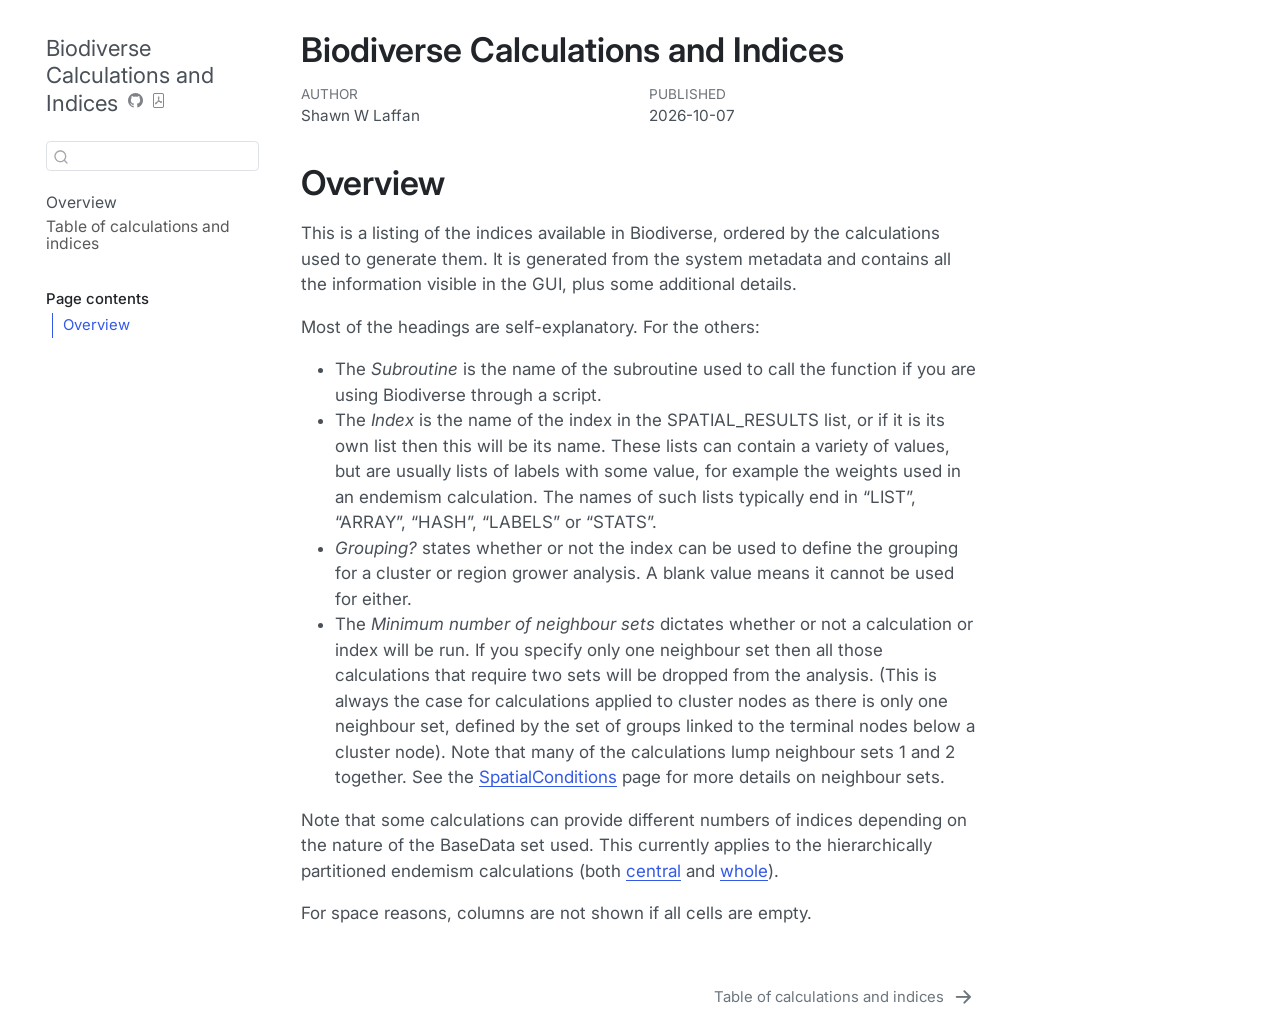
<file: index.html>
<!DOCTYPE html>
<html xmlns="http://www.w3.org/1999/xhtml" lang="en" xml:lang="en"><head>

<meta charset="utf-8">
<meta name="generator" content="quarto-1.10.19">

<meta name="viewport" content="width=device-width, initial-scale=1.0, user-scalable=yes">

<meta name="author" content="Shawn W Laffan">
<meta name="dcterms.date" content="2026-10-07">

<title>Biodiverse Calculations and Indices</title>
<style>
/* Default styles provided by pandoc.
** See https://pandoc.org/MANUAL.html#variables-for-html for config info.
*/
span.smallcaps{font-variant: small-caps;}
div.columns{display: flex; gap: 1.5em;}
div.column{flex: auto;}
@media screen {
div.columns{gap: min(4vw, 1.5em);}
div.column{overflow-x: auto;}
}
div.hanging-indent{margin-left: 1.5em; text-indent: -1.5em;}
ul.task-list{list-style: none;}
ul.task-list li input[type="checkbox"] {
  width: 0.8em;
  margin: 0 0.8em 0.2em -1em; /* quarto-specific, see https://github.com/quarto-dev/quarto-cli/issues/4556 */ 
  vertical-align: middle;
}
</style>


<script src="site_libs/quarto-nav/quarto-nav.js"></script>
<script src="site_libs/quarto-nav/headroom.min.js"></script>
<script src="site_libs/clipboard/clipboard.min.js"></script>
<script src="site_libs/quarto-search/autocomplete.umd.js"></script>
<script src="site_libs/quarto-search/fuse.min.js"></script>
<script src="site_libs/quarto-search/quarto-search.js"></script>
<meta name="quarto:offset" content="./">
<link href="./indices.html" rel="next">
<script src="site_libs/quarto-html/quarto.js" type="module"></script>
<script src="site_libs/quarto-html/tabsets/tabsets.js" type="module"></script>
<script src="site_libs/quarto-html/popper.min.js"></script>
<script src="site_libs/quarto-html/tippy.umd.min.js"></script>
<script src="site_libs/quarto-html/anchor.min.js"></script>
<link href="site_libs/quarto-html/tippy.css" rel="stylesheet">
<link href="site_libs/quarto-html/quarto-syntax-highlighting-bf27225e3a48a9273f3daa8f8e829971.css" rel="stylesheet" id="quarto-text-highlighting-styles">
<script src="site_libs/bootstrap/bootstrap.min.js"></script>
<link href="site_libs/bootstrap/bootstrap-icons.css" rel="stylesheet">
<link href="site_libs/bootstrap/bootstrap-a2bd9de4ef5fb761a4bc875b37f99336.min.css" rel="stylesheet" append-hash="true" id="quarto-bootstrap" data-mode="light">
<script id="quarto-search-options" type="application/json">{
  "location": "sidebar",
  "copy-button": false,
  "collapse-after": 3,
  "panel-placement": "start",
  "type": "textbox",
  "limit": 50,
  "keyboard-shortcut": [
    "f",
    "/",
    "s"
  ],
  "show-item-context": false,
  "language": {
    "search-no-results-text": "No results",
    "search-matching-documents-text": "matching documents",
    "search-copy-link-title": "Copy link to search",
    "search-hide-matches-text": "Hide additional matches",
    "search-more-match-text": "more match in this document",
    "search-more-matches-text": "more matches in this document",
    "search-clear-button-title": "Clear",
    "search-text-placeholder": "",
    "search-detached-cancel-button-title": "Cancel",
    "search-submit-button-title": "Submit",
    "search-label": "Search"
  }
}</script>


</head>

<body class="nav-sidebar floating quarto-light">

<div id="quarto-search-results"></div>
  <header id="quarto-header" class="headroom fixed-top">
  <nav class="quarto-secondary-nav">
    <div class="container-fluid d-flex">
      <button type="button" class="quarto-btn-toggle btn" data-bs-toggle="collapse" role="button" data-bs-target=".quarto-sidebar-collapse-item" aria-controls="quarto-sidebar" aria-expanded="false" aria-label="Toggle sidebar navigation" onclick="if (window.quartoToggleHeadroom) { window.quartoToggleHeadroom(); }">
        <i class="bi bi-layout-text-sidebar-reverse"></i>
      </button>
        <nav class="quarto-page-breadcrumbs" aria-label="breadcrumb"><ol class="breadcrumb"><li class="breadcrumb-item"><a href="./index.html"><span class="chapter-title">Overview</span></a></li></ol></nav>
        <a class="flex-grow-1" role="navigation" data-bs-toggle="collapse" data-bs-target=".quarto-sidebar-collapse-item" aria-controls="quarto-sidebar" aria-expanded="false" aria-label="Toggle sidebar navigation" onclick="if (window.quartoToggleHeadroom) { window.quartoToggleHeadroom(); }">      
        </a>
      <button type="button" class="btn quarto-search-button" aria-label="Search" onclick="window.quartoOpenSearch();">
        <i class="bi bi-search"></i>
      </button>
    </div>
  </nav>
</header>
<!-- content -->
<div id="quarto-content" class="quarto-container page-columns page-rows-contents page-layout-article">
<!-- sidebar -->
  <nav id="quarto-sidebar" class="sidebar collapse collapse-horizontal quarto-sidebar-collapse-item sidebar-navigation floating overflow-auto">
    <div class="pt-lg-2 mt-2 text-left sidebar-header">
    <div class="sidebar-title mb-0 py-0">
      <a href="./">Biodiverse Calculations and Indices</a> 
        <div class="sidebar-tools-main">
    <a href="https://github.com/biogeospatial/biodiverse-indices" title="Source Code" class="quarto-navigation-tool px-1" aria-label="Source Code"><i class="bi bi-github"></i></a>
    <a href="./Biodiverse-Calculations-and-Indices.pdf" title="Download PDF" class="quarto-navigation-tool px-1" aria-label="Download PDF"><i class="bi bi-file-pdf"></i></a>
</div>
    </div>
      </div>
        <div class="mt-2 flex-shrink-0 align-items-center">
        <div class="sidebar-search">
        <div id="quarto-search" class="" title="Search"></div>
        </div>
        </div>
    <div class="sidebar-menu-container"> 
    <ul class="list-unstyled mt-1">
        <li class="sidebar-item">
  <div class="sidebar-item-container"> 
  <a href="./index.html" class="sidebar-item-text sidebar-link active"><span class="chapter-title">Overview</span></a>
  </div>
</li>
        <li class="sidebar-item">
  <div class="sidebar-item-container"> 
  <a href="./indices.html" class="sidebar-item-text sidebar-link"><span class="chapter-title">Table of calculations and indices</span></a>
  </div>
</li>
    </ul>
    </div>
    <nav id="TOC" role="doc-toc" class="toc-active" data-toc-expanded="99">
    <h2 id="toc-title">Page contents</h2>
   
  <ul>
  <li><a href="#overview" id="toc-overview" class="nav-link active" data-scroll-target="#overview">Overview</a></li>
  </ul>
</nav>
</nav>
<div id="quarto-sidebar-glass" class="quarto-sidebar-collapse-item" data-bs-toggle="collapse" data-bs-target=".quarto-sidebar-collapse-item"></div>
<!-- margin-sidebar -->
    <div id="quarto-margin-sidebar" class="sidebar margin-sidebar zindex-bottom">
    </div>
<!-- main -->
<main class="content" id="quarto-document-content">

<header id="title-block-header" class="quarto-title-block default">
<div class="quarto-title">
<h1 class="title">Biodiverse Calculations and Indices</h1>
</div>



<div class="quarto-title-meta">

    <div>
    <div class="quarto-title-meta-heading">Author</div>
    <div class="quarto-title-meta-contents">
             <p>Shawn W Laffan </p>
          </div>
  </div>
    
    <div>
    <div class="quarto-title-meta-heading">Published</div>
    <div class="quarto-title-meta-contents">
      <p class="date">2026-10-07</p>
    </div>
  </div>
  
    
  </div>
  


</header>


<section id="overview" class="level1">
<h1>Overview</h1>
<p>This is a listing of the indices available in Biodiverse, ordered by the calculations used to generate them. It is generated from the system metadata and contains all the information visible in the GUI, plus some additional details.</p>
<p>Most of the headings are self-explanatory. For the others:</p>
<ul>
<li>The <em>Subroutine</em> is the name of the subroutine used to call the function if you are using Biodiverse through a script.</li>
<li>The <em>Index</em> is the name of the index in the SPATIAL_RESULTS list, or if it is its own list then this will be its name. These lists can contain a variety of values, but are usually lists of labels with some value, for example the weights used in an endemism calculation. The names of such lists typically end in “LIST”, “ARRAY”, “HASH”, “LABELS” or “STATS”.</li>
<li><em>Grouping?</em> states whether or not the index can be used to define the grouping for a cluster or region grower analysis. A blank value means it cannot be used for either.</li>
<li>The <em>Minimum number of neighbour sets</em> dictates whether or not a calculation or index will be run. If you specify only one neighbour set then all those calculations that require two sets will be dropped from the analysis. (This is always the case for calculations applied to cluster nodes as there is only one neighbour set, defined by the set of groups linked to the terminal nodes below a cluster node). Note that many of the calculations lump neighbour sets 1 and 2 together. See the <a href="https://biogeospatial.github.io/biodiverse-spatial-conditions/">SpatialConditions</a> page for more details on neighbour sets.</li>
</ul>
<p>Note that some calculations can provide different numbers of indices depending on the nature of the BaseData set used. This currently applies to the hierarchically partitioned endemism calculations (both <a href="indices.html#endemism-central-hierarchical-partition">central</a> and <a href="indices.html#endemism-whole-hierarchical-partition">whole</a>).</p>
<p>For space reasons, columns are not shown if all cells are empty.</p>


</section>

</main> <!-- /main -->
<script id="quarto-html-after-body" type="application/javascript">
  window.document.addEventListener("DOMContentLoaded", function (event) {
    const icon = "";
    const anchorJS = new window.AnchorJS();
    anchorJS.options = {
      placement: 'right',
      icon: icon
    };
    anchorJS.add('.anchored');
    const isCodeAnnotation = (el) => {
      for (const clz of el.classList) {
        if (clz.startsWith('code-annotation-')) {                     
          return true;
        }
      }
      return false;
    }
    const onCopySuccess = function(e) {
      // button target
      const button = e.trigger;
      // don't keep focus
      button.blur();
      // flash "checked"
      button.classList.add('code-copy-button-checked');
      var currentTitle = button.getAttribute("title");
      button.setAttribute("title", "Copied!");
      let tooltip;
      if (window.bootstrap) {
        button.setAttribute("data-bs-toggle", "tooltip");
        button.setAttribute("data-bs-placement", "left");
        button.setAttribute("data-bs-title", "Copied!");
        tooltip = new bootstrap.Tooltip(button, 
          { trigger: "manual", 
            customClass: "code-copy-button-tooltip",
            offset: [0, -8]});
        tooltip.show();    
      }
      setTimeout(function() {
        if (tooltip) {
          tooltip.hide();
          button.removeAttribute("data-bs-title");
          button.removeAttribute("data-bs-toggle");
          button.removeAttribute("data-bs-placement");
        }
        button.setAttribute("title", currentTitle);
        button.classList.remove('code-copy-button-checked');
      }, 1000);
      // clear code selection
      e.clearSelection();
    }
    const getTextToCopy = function(trigger) {
      const outerScaffold = trigger.parentElement.cloneNode(true);
      const codeEl = outerScaffold.querySelector('code');
      for (const childEl of codeEl.children) {
        if (isCodeAnnotation(childEl)) {
          childEl.remove();
        }
      }
      return codeEl.innerText;
    }
    const clipboard = new window.ClipboardJS('.code-copy-button:not([data-in-quarto-modal])', {
      text: getTextToCopy
    });
    clipboard.on('success', onCopySuccess);
    if (window.document.getElementById('quarto-embedded-source-code-modal')) {
      const clipboardModal = new window.ClipboardJS('.code-copy-button[data-in-quarto-modal]', {
        text: getTextToCopy,
        container: window.document.getElementById('quarto-embedded-source-code-modal')
      });
      clipboardModal.on('success', onCopySuccess);
    }
      var localhostRegex = new RegExp(/^(?:http|https):\/\/localhost\:?[0-9]*\//);
      var mailtoRegex = new RegExp(/^mailto:/);
        var filterRegex = new RegExp('/' + window.location.host + '/');
      var isInternal = (href) => {
          return filterRegex.test(href) || localhostRegex.test(href) || mailtoRegex.test(href);
      }
      // Inspect non-navigation links and adorn them if external
     var links = window.document.querySelectorAll('a[href]:not(.nav-link):not(.navbar-brand):not(.toc-action):not(.sidebar-link):not(.sidebar-item-toggle):not(.pagination-link):not(.no-external):not([aria-hidden]):not(.dropdown-item):not(.quarto-navigation-tool):not(.about-link)');
      for (var i=0; i<links.length; i++) {
        const link = links[i];
        if (!isInternal(link.href)) {
          // undo the damage that might have been done by quarto-nav.js in the case of
          // links that we want to consider external
          if (link.dataset.originalHref !== undefined) {
            link.href = link.dataset.originalHref;
          }
            // target, if specified
            link.setAttribute("target", "_blank");
            if (link.getAttribute("rel") === null) {
              link.setAttribute("rel", "noopener");
            }
        }
      }
    function tippyHover(el, contentFn, onTriggerFn, onUntriggerFn) {
      const config = {
        allowHTML: true,
        maxWidth: 500,
        delay: 100,
        arrow: false,
        appendTo: function(el) {
            return el.parentElement;
        },
        interactive: true,
        interactiveBorder: 10,
        theme: 'quarto',
        placement: 'bottom-start',
      };
      if (contentFn) {
        config.content = contentFn;
      }
      if (onTriggerFn) {
        config.onTrigger = onTriggerFn;
      }
      if (onUntriggerFn) {
        config.onUntrigger = onUntriggerFn;
      }
      window.tippy(el, config); 
    }
    const noterefs = window.document.querySelectorAll('a[role="doc-noteref"]');
    for (var i=0; i<noterefs.length; i++) {
      const ref = noterefs[i];
      tippyHover(ref, function() {
        // use id or data attribute instead here
        let href = ref.getAttribute('data-footnote-href') || ref.getAttribute('href');
        try { href = new URL(href).hash; } catch {}
        const id = href.replace(/^#\/?/, "");
        const note = window.document.getElementById(id);
        if (note) {
          return note.innerHTML;
        } else {
          return "";
        }
      });
    }
    const xrefs = window.document.querySelectorAll('a.quarto-xref');
    const processXRef = (id, note) => {
      // Strip column container classes
      const stripColumnClz = (el) => {
        el.classList.remove("page-full", "page-columns");
        if (el.children) {
          for (const child of el.children) {
            stripColumnClz(child);
          }
        }
      }
      stripColumnClz(note)
      if (id === null || id.startsWith('sec-')) {
        // Special case sections, only their first couple elements
        const container = document.createElement("div");
        if (note.children && note.children.length > 2) {
          container.appendChild(note.children[0].cloneNode(true));
          for (let i = 1; i < note.children.length; i++) {
            const child = note.children[i];
            if (child.tagName === "P" && child.innerText === "") {
              continue;
            } else {
              container.appendChild(child.cloneNode(true));
              break;
            }
          }
          if (window.Quarto?.typesetMath) {
            window.Quarto.typesetMath(container);
          }
          return container.innerHTML
        } else {
          if (window.Quarto?.typesetMath) {
            window.Quarto.typesetMath(note);
          }
          return note.innerHTML;
        }
      } else {
        // Remove any anchor links if they are present
        const anchorLink = note.querySelector('a.anchorjs-link');
        if (anchorLink) {
          anchorLink.remove();
        }
        if (window.Quarto?.typesetMath) {
          window.Quarto.typesetMath(note);
        }
        if (note.classList.contains("callout")) {
          return note.outerHTML;
        } else {
          return note.innerHTML;
        }
      }
    }
    for (var i=0; i<xrefs.length; i++) {
      const xref = xrefs[i];
      tippyHover(xref, undefined, function(instance) {
        instance.disable();
        let url = xref.getAttribute('href');
        let hash = undefined; 
        if (url.startsWith('#')) {
          hash = url;
        } else {
          try { hash = new URL(url).hash; } catch {}
        }
        if (hash) {
          const id = hash.replace(/^#\/?/, "");
          const note = window.document.getElementById(id);
          if (note !== null) {
            try {
              const html = processXRef(id, note.cloneNode(true));
              instance.setContent(html);
            } finally {
              instance.enable();
              instance.show();
            }
          } else {
            // See if we can fetch this
            fetch(url.split('#')[0])
            .then(res => res.text())
            .then(html => {
              const parser = new DOMParser();
              const htmlDoc = parser.parseFromString(html, "text/html");
              const note = htmlDoc.getElementById(id);
              if (note !== null) {
                const html = processXRef(id, note);
                instance.setContent(html);
              } 
            }).finally(() => {
              instance.enable();
              instance.show();
            });
          }
        } else {
          // See if we can fetch a full url (with no hash to target)
          // This is a special case and we should probably do some content thinning / targeting
          fetch(url)
          .then(res => res.text())
          .then(html => {
            const parser = new DOMParser();
            const htmlDoc = parser.parseFromString(html, "text/html");
            const note = htmlDoc.querySelector('main.content');
            if (note !== null) {
              // This should only happen for chapter cross references
              // (since there is no id in the URL)
              // remove the first header
              if (note.children.length > 0 && note.children[0].tagName === "HEADER") {
                note.children[0].remove();
              }
              const html = processXRef(null, note);
              instance.setContent(html);
            } 
          }).finally(() => {
            instance.enable();
            instance.show();
          });
        }
      }, function(instance) {
      });
    }
        let selectedAnnoteEl;
        const selectorForAnnotation = ( cell, annotation) => {
          let cellAttr = 'data-code-cell="' + cell + '"';
          let lineAttr = 'data-code-annotation="' +  annotation + '"';
          const selector = 'span[' + cellAttr + '][' + lineAttr + ']';
          return selector;
        }
        const selectCodeLines = (annoteEl) => {
          const doc = window.document;
          const targetCell = annoteEl.getAttribute("data-target-cell");
          const targetAnnotation = annoteEl.getAttribute("data-target-annotation");
          const annoteSpan = window.document.querySelector(selectorForAnnotation(targetCell, targetAnnotation));
          const lines = annoteSpan.getAttribute("data-code-lines").split(",");
          const lineIds = lines.map((line) => {
            return targetCell + "-" + line;
          })
          let top = null;
          let height = null;
          let parent = null;
          if (lineIds.length > 0) {
              //compute the position of the single el (top and bottom and make a div)
              const el = window.document.getElementById(lineIds[0]);
              top = el.offsetTop;
              height = el.offsetHeight;
              parent = el.parentElement.parentElement;
            if (lineIds.length > 1) {
              const lastEl = window.document.getElementById(lineIds[lineIds.length - 1]);
              const bottom = lastEl.offsetTop + lastEl.offsetHeight;
              height = bottom - top;
            }
            if (top !== null && height !== null && parent !== null) {
              // cook up a div (if necessary) and position it 
              let div = window.document.getElementById("code-annotation-line-highlight");
              if (div === null) {
                div = window.document.createElement("div");
                div.setAttribute("id", "code-annotation-line-highlight");
                div.style.position = 'absolute';
                parent.appendChild(div);
              }
              div.style.top = top - 2 + "px";
              div.style.height = height + 4 + "px";
              div.style.left = 0;
              let gutterDiv = window.document.getElementById("code-annotation-line-highlight-gutter");
              if (gutterDiv === null) {
                gutterDiv = window.document.createElement("div");
                gutterDiv.setAttribute("id", "code-annotation-line-highlight-gutter");
                gutterDiv.style.position = 'absolute';
                const codeCell = window.document.getElementById(targetCell);
                const gutter = codeCell.querySelector('.code-annotation-gutter');
                gutter.appendChild(gutterDiv);
              }
              gutterDiv.style.top = top - 2 + "px";
              gutterDiv.style.height = height + 4 + "px";
            }
            selectedAnnoteEl = annoteEl;
          }
        };
        const unselectCodeLines = () => {
          const elementsIds = ["code-annotation-line-highlight", "code-annotation-line-highlight-gutter"];
          elementsIds.forEach((elId) => {
            const div = window.document.getElementById(elId);
            if (div) {
              div.remove();
            }
          });
          selectedAnnoteEl = undefined;
        };
          // Handle positioning of the toggle
      window.addEventListener(
        "resize",
        throttle(() => {
          elRect = undefined;
          if (selectedAnnoteEl) {
            selectCodeLines(selectedAnnoteEl);
          }
        }, 10)
      );
      function throttle(fn, ms) {
      let throttle = false;
      let timer;
        return (...args) => {
          if(!throttle) { // first call gets through
              fn.apply(this, args);
              throttle = true;
          } else { // all the others get throttled
              if(timer) clearTimeout(timer); // cancel #2
              timer = setTimeout(() => {
                fn.apply(this, args);
                timer = throttle = false;
              }, ms);
          }
        };
      }
        // Attach click handler to the DT
        const annoteDls = window.document.querySelectorAll('dt[data-target-cell]');
        for (const annoteDlNode of annoteDls) {
          annoteDlNode.addEventListener('click', (event) => {
            const clickedEl = event.target;
            if (clickedEl !== selectedAnnoteEl) {
              unselectCodeLines();
              const activeEl = window.document.querySelector('dt[data-target-cell].code-annotation-active');
              if (activeEl) {
                activeEl.classList.remove('code-annotation-active');
              }
              selectCodeLines(clickedEl);
              clickedEl.classList.add('code-annotation-active');
            } else {
              // Unselect the line
              unselectCodeLines();
              clickedEl.classList.remove('code-annotation-active');
            }
          });
        }
    const findCites = (el) => {
      const parentEl = el.parentElement;
      if (parentEl) {
        const cites = parentEl.dataset.cites;
        if (cites) {
          return {
            el,
            cites: cites.split(' ')
          };
        } else {
          return findCites(el.parentElement)
        }
      } else {
        return undefined;
      }
    };
    var bibliorefs = window.document.querySelectorAll('a[role="doc-biblioref"]');
    for (var i=0; i<bibliorefs.length; i++) {
      const ref = bibliorefs[i];
      const citeInfo = findCites(ref);
      if (citeInfo) {
        tippyHover(citeInfo.el, function() {
          var popup = window.document.createElement('div');
          citeInfo.cites.forEach(function(cite) {
            var citeDiv = window.document.createElement('div');
            citeDiv.classList.add('hanging-indent');
            citeDiv.classList.add('csl-entry');
            var biblioDiv = window.document.getElementById('ref-' + cite);
            if (biblioDiv) {
              citeDiv.innerHTML = biblioDiv.innerHTML;
            }
            popup.appendChild(citeDiv);
          });
          return popup.innerHTML;
        });
      }
    }
  });
  </script>
<nav class="page-navigation">
  <div class="nav-page nav-page-previous">
  </div>
  <div class="nav-page nav-page-next">
      <a href="./indices.html" class="pagination-link" aria-label="Table of calculations and indices">
        <span class="nav-page-text"><span class="chapter-title">Table of calculations and indices</span></span> <i class="bi bi-arrow-right-short"></i>
      </a>
  </div>
</nav>
</div> <!-- /content -->




</body></html>
</file>
<file: site_libs/quarto-html/tippy.css>
.tippy-box[data-animation=fade][data-state=hidden]{opacity:0}[data-tippy-root]{max-width:calc(100vw - 10px)}.tippy-box{position:relative;background-color:#333;color:#fff;border-radius:4px;font-size:14px;line-height:1.4;white-space:normal;outline:0;transition-property:transform,visibility,opacity}.tippy-box[data-placement^=top]>.tippy-arrow{bottom:0}.tippy-box[data-placement^=top]>.tippy-arrow:before{bottom:-7px;left:0;border-width:8px 8px 0;border-top-color:initial;transform-origin:center top}.tippy-box[data-placement^=bottom]>.tippy-arrow{top:0}.tippy-box[data-placement^=bottom]>.tippy-arrow:before{top:-7px;left:0;border-width:0 8px 8px;border-bottom-color:initial;transform-origin:center bottom}.tippy-box[data-placement^=left]>.tippy-arrow{right:0}.tippy-box[data-placement^=left]>.tippy-arrow:before{border-width:8px 0 8px 8px;border-left-color:initial;right:-7px;transform-origin:center left}.tippy-box[data-placement^=right]>.tippy-arrow{left:0}.tippy-box[data-placement^=right]>.tippy-arrow:before{left:-7px;border-width:8px 8px 8px 0;border-right-color:initial;transform-origin:center right}.tippy-box[data-inertia][data-state=visible]{transition-timing-function:cubic-bezier(.54,1.5,.38,1.11)}.tippy-arrow{width:16px;height:16px;color:#333}.tippy-arrow:before{content:"";position:absolute;border-color:transparent;border-style:solid}.tippy-content{position:relative;padding:5px 9px;z-index:1}
</file>
<file: site_libs/quarto-html/quarto-syntax-highlighting-bf27225e3a48a9273f3daa8f8e829971.css>
/* quarto syntax highlight colors */
:root {
  --quarto-hl-ot-color: #003B4F;
  --quarto-hl-at-color: #657422;
  --quarto-hl-ss-color: #20794D;
  --quarto-hl-an-color: #5E5E5E;
  --quarto-hl-fu-color: #4758AB;
  --quarto-hl-st-color: #20794D;
  --quarto-hl-cf-color: #003B4F;
  --quarto-hl-op-color: #5E5E5E;
  --quarto-hl-er-color: #AD0000;
  --quarto-hl-bn-color: #AD0000;
  --quarto-hl-al-color: #AD0000;
  --quarto-hl-va-color: #111111;
  --quarto-hl-bu-color: inherit;
  --quarto-hl-ex-color: inherit;
  --quarto-hl-pp-color: #AD0000;
  --quarto-hl-in-color: #5E5E5E;
  --quarto-hl-vs-color: #20794D;
  --quarto-hl-wa-color: #5E5E5E;
  --quarto-hl-do-color: #5E5E5E;
  --quarto-hl-im-color: #00769E;
  --quarto-hl-ch-color: #20794D;
  --quarto-hl-dt-color: #AD0000;
  --quarto-hl-fl-color: #AD0000;
  --quarto-hl-co-color: #5E5E5E;
  --quarto-hl-cv-color: #5E5E5E;
  --quarto-hl-cn-color: #8f5902;
  --quarto-hl-sc-color: #5E5E5E;
  --quarto-hl-dv-color: #AD0000;
  --quarto-hl-kw-color: #003B4F;
}

/* other quarto variables */
:root {
  --quarto-font-monospace: SFMono-Regular, Menlo, Monaco, Consolas, "Liberation Mono", "Courier New", monospace;
}

/* syntax highlight based on Pandoc's rules */
pre > code.sourceCode > span {
  color: #003B4F;
}

code.sourceCode > span {
  color: #003B4F;
}

div.sourceCode,
div.sourceCode pre.sourceCode {
  color: #003B4F;
}

/* Normal */
code span {
  color: #003B4F;
}

/* Alert */
code span.al {
  color: #AD0000;
  font-style: inherit;
}

/* Annotation */
code span.an {
  color: #5E5E5E;
  font-style: inherit;
}

/* Attribute */
code span.at {
  color: #657422;
  font-style: inherit;
}

/* BaseN */
code span.bn {
  color: #AD0000;
  font-style: inherit;
}

/* BuiltIn */
code span.bu {
  font-style: inherit;
}

/* ControlFlow */
code span.cf {
  color: #003B4F;
  font-weight: bold;
  font-style: inherit;
}

/* Char */
code span.ch {
  color: #20794D;
  font-style: inherit;
}

/* Constant */
code span.cn {
  color: #8f5902;
  font-style: inherit;
}

/* Comment */
code span.co {
  color: #5E5E5E;
  font-style: inherit;
}

/* CommentVar */
code span.cv {
  color: #5E5E5E;
  font-style: italic;
}

/* Documentation */
code span.do {
  color: #5E5E5E;
  font-style: italic;
}

/* DataType */
code span.dt {
  color: #AD0000;
  font-style: inherit;
}

/* DecVal */
code span.dv {
  color: #AD0000;
  font-style: inherit;
}

/* Error */
code span.er {
  color: #AD0000;
  font-style: inherit;
}

/* Extension */
code span.ex {
  font-style: inherit;
}

/* Float */
code span.fl {
  color: #AD0000;
  font-style: inherit;
}

/* Function */
code span.fu {
  color: #4758AB;
  font-style: inherit;
}

/* Import */
code span.im {
  color: #00769E;
  font-style: inherit;
}

/* Information */
code span.in {
  color: #5E5E5E;
  font-style: inherit;
}

/* Keyword */
code span.kw {
  color: #003B4F;
  font-weight: bold;
  font-style: inherit;
}

/* Operator */
code span.op {
  color: #5E5E5E;
  font-style: inherit;
}

/* Other */
code span.ot {
  color: #003B4F;
  font-style: inherit;
}

/* Preprocessor */
code span.pp {
  color: #AD0000;
  font-style: inherit;
}

/* SpecialChar */
code span.sc {
  color: #5E5E5E;
  font-style: inherit;
}

/* SpecialString */
code span.ss {
  color: #20794D;
  font-style: inherit;
}

/* String */
code span.st {
  color: #20794D;
  font-style: inherit;
}

/* Variable */
code span.va {
  color: #111111;
  font-style: inherit;
}

/* VerbatimString */
code span.vs {
  color: #20794D;
  font-style: inherit;
}

/* Warning */
code span.wa {
  color: #5E5E5E;
  font-style: italic;
}

.prevent-inlining {
  content: "</";
}

/*# sourceMappingURL=8be38f48d34c45af72792cbd699585e7.css.map */
</file>
